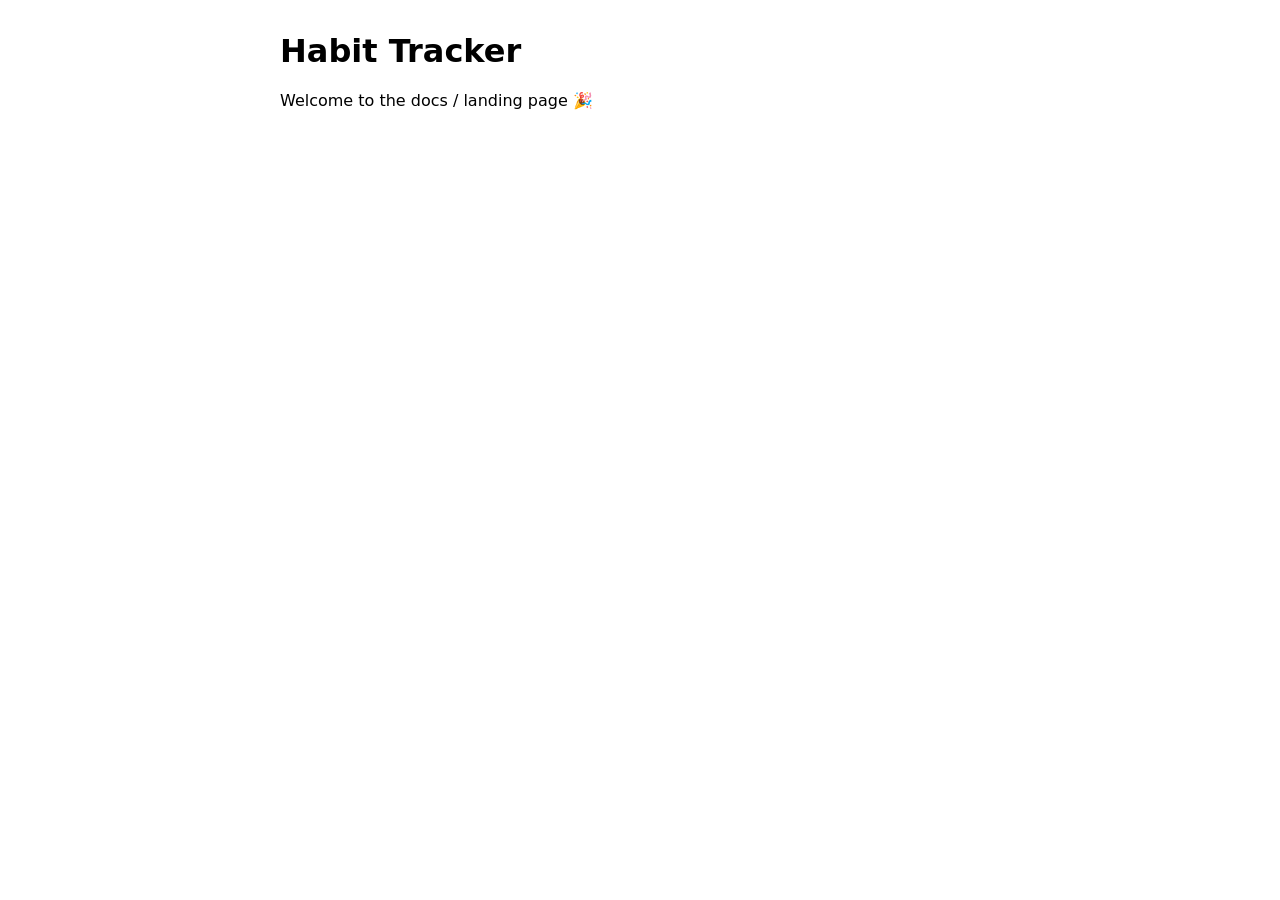
<file: docs/index.html>
<!doctype html>
<html lang="en">
<head>
  <meta charset="utf-8" />
  <meta name="viewport" content="width=device-width,initial-scale=1" />
  <title>Habit Tracker</title>
  <link rel="stylesheet" href="assets/styles.css" />
</head>
<body>
  <main>
    <h1>Habit Tracker</h1>
    <p>Welcome to the docs / landing page 🎉</p>
  </main>
  <script src="assets/app.js"></script>
</body>
</html>
</file>
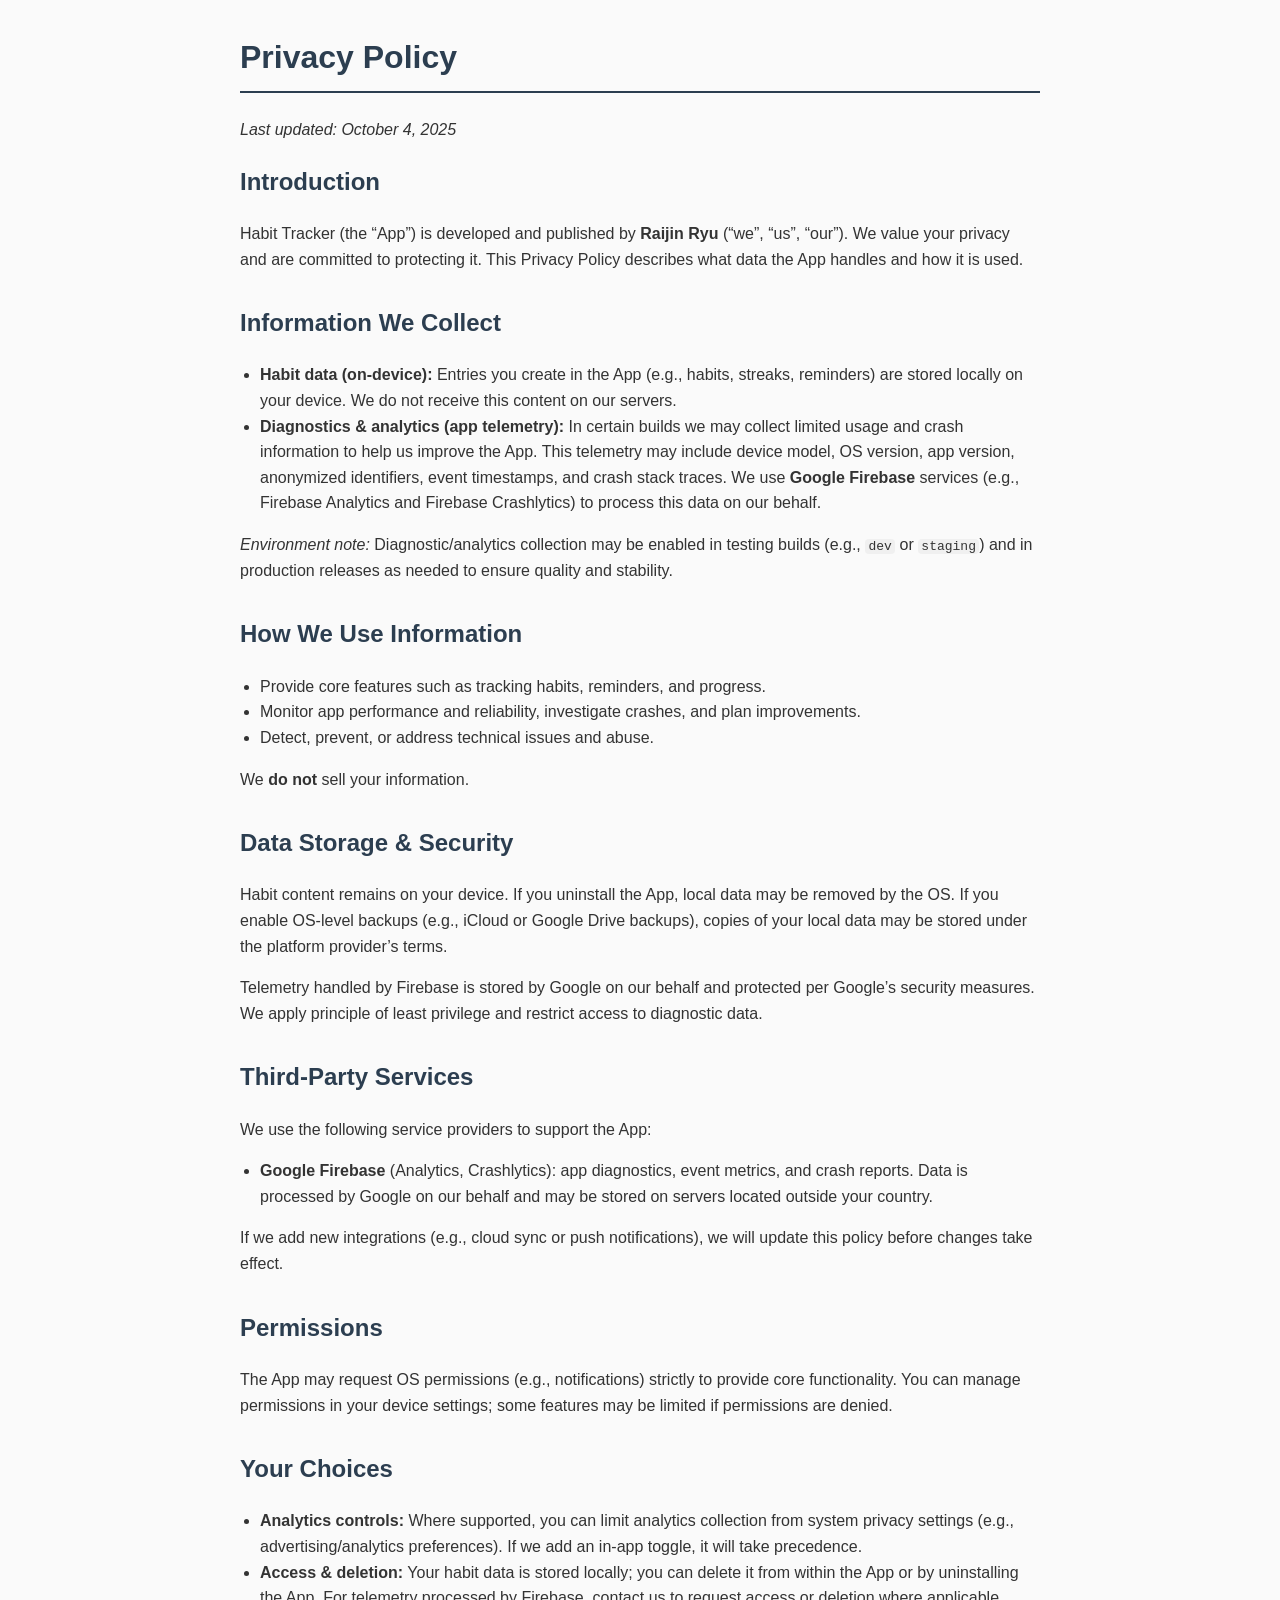
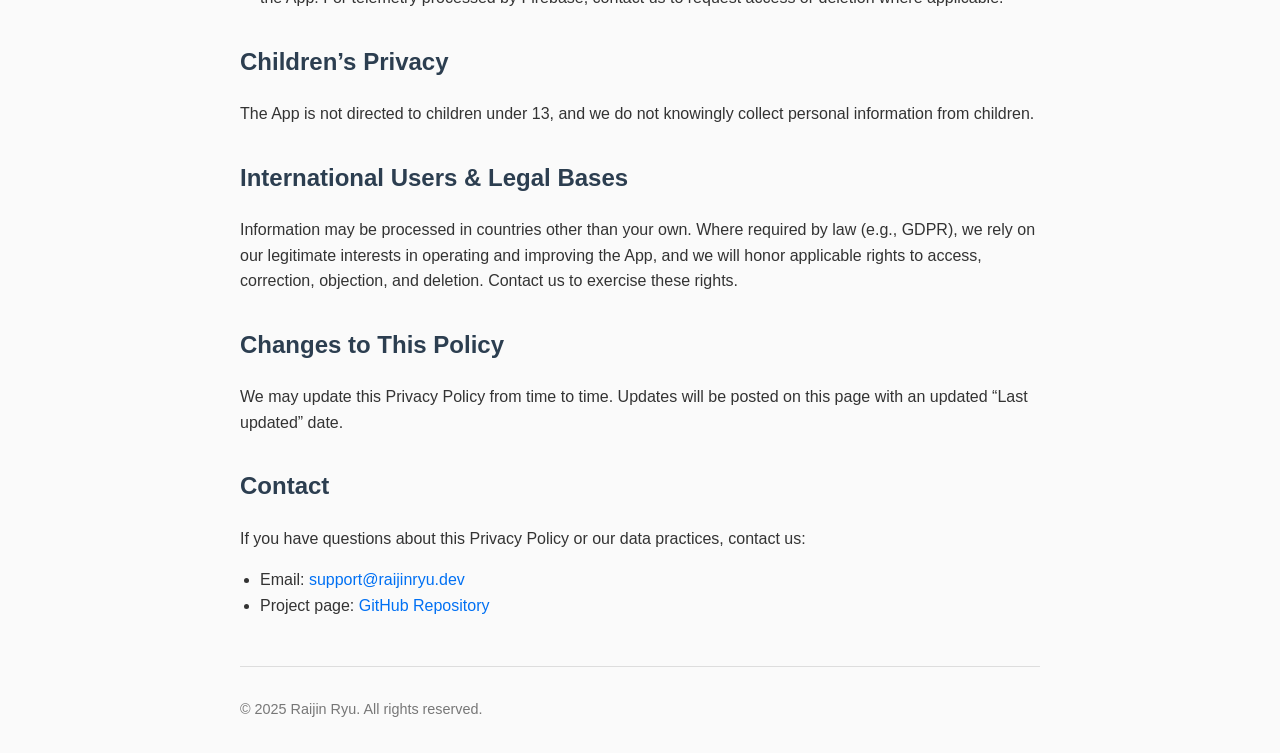
<file: docs/privacy-policy.html>
<!DOCTYPE html>
<html lang="en">
<head>
  <meta charset="UTF-8" />
  <meta name="viewport" content="width=device-width, initial-scale=1.0" />
  <title>Privacy Policy — Habit Tracker</title>
  <style>
    body {
      font-family: -apple-system, BlinkMacSystemFont, "Segoe UI", Roboto, Oxygen, Ubuntu, Cantarell, "Open Sans", "Helvetica Neue", sans-serif;
      line-height: 1.6;
      max-width: 800px;
      margin: 2rem auto;
      padding: 0 1rem;
      background: #fafafa;
      color: #333;
    }
    h1, h2 { color: #2c3e50; }
    h1 { border-bottom: 2px solid #2c3e50; padding-bottom: 0.5rem; margin-bottom: 1.5rem; }
    section { margin-bottom: 2rem; }
    footer { font-size: 0.9em; color: #777; margin-top: 3rem; border-top: 1px solid #ddd; padding-top: 1rem; }
    a { color: #0070f3; text-decoration: none; }
    a:hover { text-decoration: underline; }
    ul { padding-left: 1.25rem; }
    code { background: #f0f0f0; padding: 0 .2rem; border-radius: 4px; }
  </style>
</head>
<body>
  <h1>Privacy Policy</h1>
  <p><em>Last updated: October 4, 2025</em></p>

  <section>
    <h2>Introduction</h2>
    <p>Habit Tracker (the “App”) is developed and published by <strong>Raijin Ryu</strong> (“we”, “us”, “our”). We value your privacy and are committed to protecting it. This Privacy Policy describes what data the App handles and how it is used.</p>
  </section>

  <section>
    <h2>Information We Collect</h2>
    <ul>
      <li><strong>Habit data (on‑device):</strong> Entries you create in the App (e.g., habits, streaks, reminders) are stored locally on your device. We do not receive this content on our servers.</li>
      <li><strong>Diagnostics & analytics (app telemetry):</strong> In certain builds we may collect limited usage and crash information to help us improve the App. This telemetry may include device model, OS version, app version, anonymized identifiers, event timestamps, and crash stack traces. We use <strong>Google Firebase</strong> services (e.g., Firebase Analytics and Firebase Crashlytics) to process this data on our behalf.</li>
    </ul>
    <p><em>Environment note:</em> Diagnostic/analytics collection may be enabled in testing builds (e.g., <code>dev</code> or <code>staging</code>) and in production releases as needed to ensure quality and stability.</p>
  </section>

  <section>
    <h2>How We Use Information</h2>
    <ul>
      <li>Provide core features such as tracking habits, reminders, and progress.</li>
      <li>Monitor app performance and reliability, investigate crashes, and plan improvements.</li>
      <li>Detect, prevent, or address technical issues and abuse.</li>
    </ul>
    <p>We <strong>do not</strong> sell your information.</p>
  </section>

  <section>
    <h2>Data Storage & Security</h2>
    <p>Habit content remains on your device. If you uninstall the App, local data may be removed by the OS. If you enable OS‑level backups (e.g., iCloud or Google Drive backups), copies of your local data may be stored under the platform provider’s terms.</p>
    <p>Telemetry handled by Firebase is stored by Google on our behalf and protected per Google’s security measures. We apply principle of least privilege and restrict access to diagnostic data.</p>
  </section>

  <section>
    <h2>Third‑Party Services</h2>
    <p>We use the following service providers to support the App:</p>
    <ul>
      <li><strong>Google Firebase</strong> (Analytics, Crashlytics): app diagnostics, event metrics, and crash reports. Data is processed by Google on our behalf and may be stored on servers located outside your country.</li>
    </ul>
    <p>If we add new integrations (e.g., cloud sync or push notifications), we will update this policy before changes take effect.</p>
  </section>

  <section>
    <h2>Permissions</h2>
    <p>The App may request OS permissions (e.g., notifications) strictly to provide core functionality. You can manage permissions in your device settings; some features may be limited if permissions are denied.</p>
  </section>

  <section>
    <h2>Your Choices</h2>
    <ul>
      <li><strong>Analytics controls:</strong> Where supported, you can limit analytics collection from system privacy settings (e.g., advertising/analytics preferences). If we add an in‑app toggle, it will take precedence.</li>
      <li><strong>Access & deletion:</strong> Your habit data is stored locally; you can delete it from within the App or by uninstalling the App. For telemetry processed by Firebase, contact us to request access or deletion where applicable.</li>
    </ul>
  </section>

  <section>
    <h2>Children’s Privacy</h2>
    <p>The App is not directed to children under 13, and we do not knowingly collect personal information from children.</p>
  </section>

  <section>
    <h2>International Users & Legal Bases</h2>
    <p>Information may be processed in countries other than your own. Where required by law (e.g., GDPR), we rely on our legitimate interests in operating and improving the App, and we will honor applicable rights to access, correction, objection, and deletion. Contact us to exercise these rights.</p>
  </section>

  <section>
    <h2>Changes to This Policy</h2>
    <p>We may update this Privacy Policy from time to time. Updates will be posted on this page with an updated “Last updated” date.</p>
  </section>

  <section>
    <h2>Contact</h2>
    <p>If you have questions about this Privacy Policy or our data practices, contact us:</p>
    <ul>
      <li>Email: <a href="mailto:support@raijinryu.dev">support@raijinryu.dev</a></li>
      <li>Project page: <a href="https://github.com/dewiest-aviator/habit_tracker">GitHub Repository</a></li>
    </ul>
  </section>

  <footer>
    <p>© 2025 Raijin Ryu. All rights reserved.</p>
  </footer>
</body>
</html>
</file>
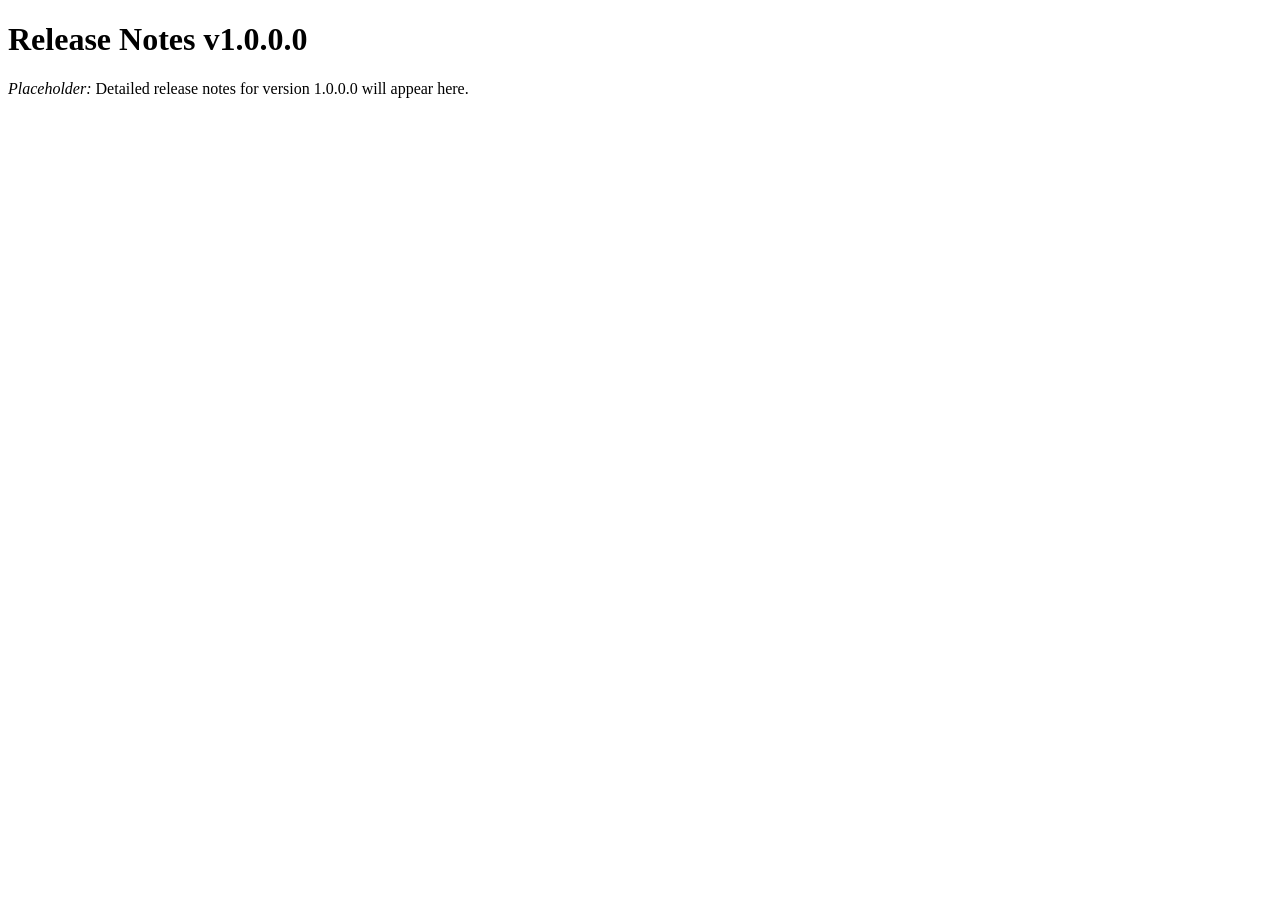
<file: docs/release-notes/1.0.0.0.html>
<!DOCTYPE html>
<html lang="en">
  <head>
    <meta charset="utf-8" />
    <title>Release Notes v1.0.0.0</title>
  </head>
  <body>
    <h1>Release Notes v1.0.0.0</h1>
    <p><em>Placeholder:</em> Detailed release notes for version 1.0.0.0 will appear here.</p>
  </body>
</html>
</file>
<file: docs/assets/styles.css>
body { font-family: system-ui, -apple-system, Segoe UI, Roboto, sans-serif; margin: 2rem; }
main { max-width: 720px; margin: 0 auto; }
</file>
